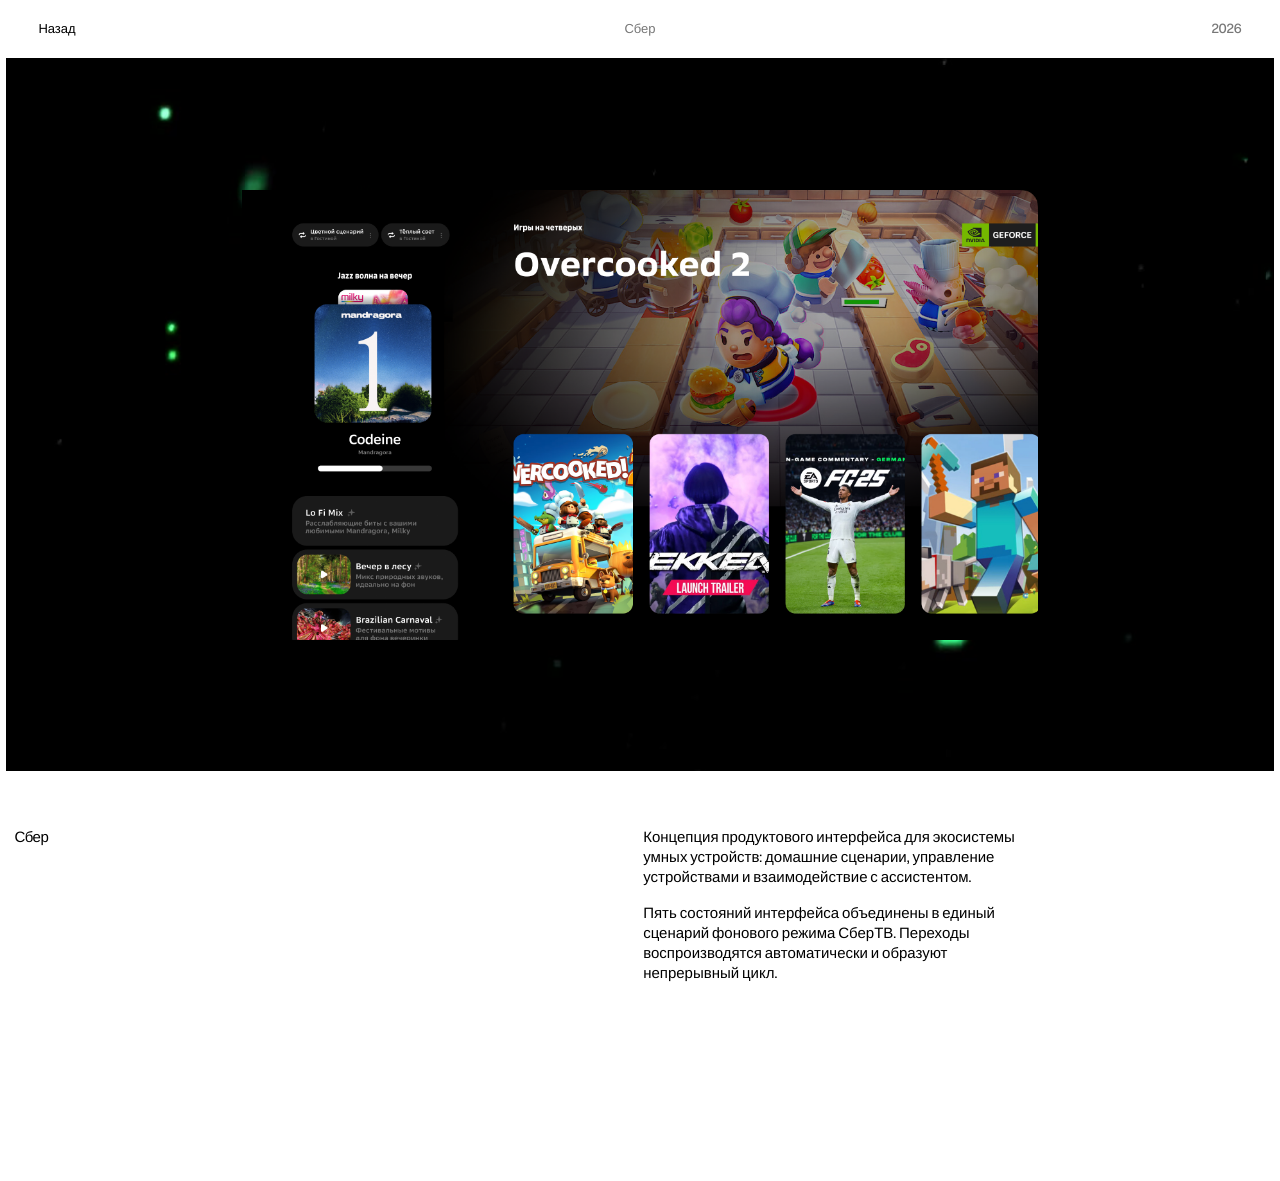
<file: cases/sber/index.html>
<!doctype html>
<html lang="ru">
  <head>
    <meta charset="UTF-8" />
    <meta name="viewport" content="width=device-width, initial-scale=1.0" />
    <script>
      if (window.self !== window.top) {
        document.documentElement.classList.add("case-embedded");
      }
    </script>
    <meta
      name="description"
      content="Кейс Сбер: интерфейс умного дома и анимационный сценарий для СберТВ."
    />
    <title>Сбер — Анастасия Кузнецова</title>
    <link
      rel="icon"
      href="data:image/svg+xml,%3Csvg xmlns='http://www.w3.org/2000/svg' viewBox='0 0 64 64'%3E%3Crect width='64' height='64' rx='14' fill='%23000000'/%3E%3Cpath d='M20 18h24v6H30v8h12v6H30v8h15v6H20z' fill='%23fff'/%3E%3C/svg%3E"
    />
    <link rel="stylesheet" href="../../styles.css?v=matched-radius-smooth-return-2" />
  </head>
  <body class="case-page sber-case-page">
    <header class="case-page__header" aria-label="Навигация по кейсу">
      <a class="case-page__back" href="../../index.html">Назад</a>
      <span>Сбер</span>
      <span class="case-page__year">2026</span>
    </header>

    <main class="case-study sber-case">
      <figure class="sber-case__motion" aria-label="Анимационный сценарий интерфейса СберТВ">
        <video
          class="sber-case__background"
          poster="../../assets/cases/sber/background-poster.jpg"
          muted
          loop
          playsinline
          preload="auto"
          aria-hidden="true"
        >
          <source src="../../assets/cases/sber/background-video.mp4" type="video/mp4" />
        </video>
        <video
          class="sber-case__interface"
          poster="../../assets/cases/sber/smart-step1.png"
          muted
          loop
          playsinline
          preload="auto"
        >
          <source src="../../assets/cases/sber/smart-animate.mp4" type="video/mp4" />
        </video>
      </figure>

      <section class="case-study__caption" aria-labelledby="sber-case-title">
        <h1 id="sber-case-title">Сбер</h1>
        <div class="case-study__caption-copy">
          <p>
            Концепция продуктового интерфейса для&nbsp;экосистемы умных устройств:
            домашние сценарии, управление устройствами и&nbsp;взаимодействие
            с&nbsp;ассистентом.
          </p>
          <p>
            Пять состояний интерфейса объединены в&nbsp;единый сценарий фонового
            режима СберТВ. Переходы воспроизводятся автоматически и&nbsp;образуют
            непрерывный цикл.
          </p>
        </div>
      </section>
    </main>

    <script src="../case-modal-bridge.js?v=native-outer-scroll"></script>
    <script src="./sber.js?v=sber-synced-start"></script>
  </body>
</html>
</file>
<file: styles.css>
@font-face {
  font-family: "Helvetica Now Display";
  src:
    url("./fonts/helvetica-now/HelveticaNowDisplay-Regular.woff2") format("woff2"),
    url("./fonts/helvetica-now/HelveticaNowDisplay-Regular.woff") format("woff");
  font-weight: 400;
  font-style: normal;
  font-display: swap;
}

@font-face {
  font-family: "Helvetica Now Display";
  src:
    url("./fonts/helvetica-now/HelveticaNowDisplay-Medium.woff2") format("woff2"),
    url("./fonts/helvetica-now/HelveticaNowDisplay-Medium.woff") format("woff");
  font-weight: 500;
  font-style: normal;
  font-display: swap;
}

:root {
  color-scheme: light;
  --page: #fff;
  --paper: #ffffff;
  --ink: #000;
  --muted: #777;
  --quiet: #777;
  --line: #efefef;
  --line-strong: #ddd;
  --soft: #f3f3f3;
  --smoke: rgba(22, 21, 19, 0.08);
  --shadow: 0 24px 80px rgba(28, 25, 20, 0.1);
  --grid-left: clamp(300px, 25.9vw, 676px);
  --radius: 4px;
  --ease: cubic-bezier(0.25, 0.46, 0.45, 0.94);
  --spring: cubic-bezier(0.34, 1.56, 0.64, 1);
  --font-sans: "Helvetica Now Display", "Helvetica Neue", Helvetica, Arial, sans-serif;
  --font-intro: "Helvetica Now Display", "Helvetica Neue", Helvetica, Arial, sans-serif;
  font-family: var(--font-sans);
}

* {
  box-sizing: border-box;
}

html {
  min-height: 100%;
  width: 100%;
  overflow-x: hidden;
  scroll-behavior: smooth;
}

body {
  width: 100%;
  min-height: 100%;
  margin: 0;
  background: var(--page);
  color: var(--ink);
  font-family: inherit;
  font-size: 12px;
  font-weight: 400;
  line-height: 14px;
  letter-spacing: 0;
  text-rendering: geometricPrecision;
  -webkit-font-smoothing: antialiased;
  -moz-osx-font-smoothing: grayscale;
  overflow-x: hidden;
}

button,
a {
  font: inherit;
  letter-spacing: 0;
}

button {
  padding: 0;
  border: 0;
  background: none;
  color: inherit;
  cursor: pointer;
}

button:focus-visible,
a:focus-visible {
  outline: 2px solid rgba(22, 21, 19, 0.72);
  outline-offset: 3px;
}

a {
  color: inherit;
  text-decoration: none;
}

p,
h1,
h2,
h3 {
  margin: 0;
}

.case-page {
  --case-gap: clamp(4px, 0.5vw, 10px);
  --case-card-gap: clamp(6px, 0.75vw, 15px);
  --case-tight-gap: clamp(8px, 0.52vw, 10px);
  --case-feature-gap: clamp(18px, 1.42vw, 28px);
  --case-copy-width: clamp(360px, 29.65vw, 585px);
  --case-text-space: clamp(56px, 4.36vw, 86px);
  --case-text-min-height: clamp(320px, 21vw, 414px);
  min-height: 100vh;
  background: #fff;
  color: var(--ink);
  font-family: var(--font-sans);
  font-size: clamp(15px, 1.12vw, 22px);
  line-height: 1.34;
}

.case-page__header {
  min-height: 58px;
  display: grid;
  grid-template-columns: 1fr auto 1fr;
  align-items: center;
  position: relative;
  z-index: 5;
  padding: 16px clamp(16px, 3vw, 40px);
  background: rgba(255, 255, 255, 0.94);
  color: var(--muted);
  font-size: 13px;
  font-weight: 500;
}

.case-page__back {
  justify-self: start;
  color: var(--ink);
}

.case-page__back:hover {
  color: var(--muted);
}

.case-page__year {
  justify-self: end;
}

.case-embedded .case-page__header {
  display: none;
}

.case-study {
  width: min(100%, 1972px);
  display: grid;
  gap: 0;
  margin: 0 auto;
  padding: 0 var(--case-gap) clamp(72px, 7vw, 140px);
}

.case-embedded .case-study {
  width: 100%;
  max-width: none;
  padding-inline: 0;
  padding-bottom: 0;
}

.case-study figure {
  min-width: 0;
  margin: 0;
}

.case-study img {
  width: 100%;
  display: block;
}

.case-study p {
  text-wrap: pretty;
}

.case-study h2 {
  text-wrap: balance;
}

.case-study__hero {
  aspect-ratio: 1972 / 1310;
  overflow: hidden;
  border-radius: 0;
  background: #eeeeed;
}

.case-study__hero img,
.case-study__hero video,
.case-study__media img,
.case-study__media video {
  width: 100%;
  height: 100%;
  display: block;
  object-fit: cover;
}

.case-study__intro {
  min-height: clamp(360px, 28.45vw, 561px);
  display: grid;
  grid-template-columns: minmax(320px, 1fr) repeat(2, minmax(0, var(--case-copy-width)));
  gap: clamp(34px, 5vw, 100px);
  padding: clamp(24px, 1.7vw, 34px) 8px 40px;
}

.case-study__facts {
  margin: 0;
}

.case-study__facts div {
  display: grid;
  grid-template-columns: minmax(76px, 0.72fr) minmax(0, 2.28fr);
  gap: 16px;
}

.case-study__facts dt,
.case-study__facts dd {
  margin: 0;
}

.case-study__inline-link {
  text-decoration: underline;
  text-decoration-thickness: 1px;
  text-underline-offset: 2px;
}

.case-study__intro-copy {
  width: 100%;
  max-width: var(--case-copy-width);
  display: grid;
  align-content: start;
  gap: 26px;
  padding-top: clamp(70px, 8.2vw, 162px);
}

.case-study__product-showcase {
  display: grid;
  grid-template-columns: minmax(0, 1433fr) minmax(240px, 508fr);
  align-items: start;
  gap: var(--case-gap);
  margin-top: clamp(56px, 7.5vw, 148px);
}

.case-study__media {
  overflow: hidden;
  background: #efefef;
}

.case-study__media--product {
  aspect-ratio: 1433 / 945;
  border-radius: 0;
}

.case-study__app-mark {
  aspect-ratio: 508 / 346;
  display: grid;
  place-items: center;
  position: relative;
  overflow: hidden;
  border-radius: 0;
  background: linear-gradient(131deg, #f6f6f6 11%, #e7e7e7 89%);
}

.case-study__app-mark video {
  width: 100%;
  height: 100%;
  display: block;
  position: absolute;
  inset: 0;
  object-fit: cover;
  object-position: center 49%;
}

.case-study__process-copy {
  min-height: var(--case-text-min-height);
  display: grid;
  grid-template-columns: repeat(4, minmax(0, 1fr));
  gap: var(--case-gap);
  padding: var(--case-text-space) 8px;
}

.case-study__process-section--discovery .case-study__process-copy {
  min-height: var(--case-text-min-height);
  padding-block: var(--case-text-space);
}

.case-study__process-copy h2,
.case-study__process-copy p {
  margin: 0;
  font-size: inherit;
  font-weight: 400;
  line-height: inherit;
}

.case-study__process-copy h2 {
  grid-column: 1;
}

.case-study__process-copy p {
  grid-column: 3 / 5;
  width: 100%;
  max-width: var(--case-copy-width);
  padding-top: 0;
}

.case-study__benchmark-visual,
.case-study__discovery-visual {
  aspect-ratio: 1952 / 1009;
  position: relative;
  overflow: hidden;
  border-radius: 0;
  background: linear-gradient(138.48deg, #f6f6f6 10.79%, #f1f1f1 89.21%);
}

.case-study__benchmark-row {
  width: 96.5164%;
  height: 91.3776%;
  display: grid;
  grid-template-columns: repeat(4, minmax(0, 1fr));
  gap: 0.4246%;
  position: absolute;
  top: 4.2616%;
  left: 1.7418%;
}

.case-study__benchmark-phone {
  min-width: 0;
  width: 100%;
  height: 100%;
}

.case-study__benchmark-phone img {
  width: 100%;
  height: 100%;
  display: block;
  object-fit: contain;
}

.case-study__discovery-tile {
  width: var(--tile-w);
  height: var(--tile-h);
  position: absolute;
  top: var(--tile-y);
  left: var(--tile-x);
  overflow: hidden;
  border-radius: 0;
  background: #fff;
}

.case-study__discovery-tile img {
  width: 100%;
  height: 100%;
  display: block;
  object-fit: cover;
}

.case-study__discovery-tile--crop-top img {
  object-position: center top;
}

.case-study__discovery-tile--crop-bottom img {
  object-position: center bottom;
}

.case-study__discovery-tile--listing-top img,
.case-study__discovery-tile--listing-middle img,
.case-study__discovery-tile--listing-bottom img {
  height: auto;
  position: absolute;
  left: 0;
}

.case-study__discovery-tile--listing-top img {
  top: -6.81%;
}

.case-study__discovery-tile--listing-middle img {
  top: -83.16%;
}

.case-study__discovery-tile--listing-bottom img {
  top: -272.21%;
}

.case-study__process-section--discovery + .case-study__story {
  margin-top: 0;
}

.case-study__story {
  min-height: var(--case-text-min-height);
  display: grid;
  grid-template-columns: minmax(0, 1fr) repeat(2, minmax(0, var(--case-copy-width)));
  gap: clamp(34px, 5vw, 100px);
  padding: var(--case-text-space) 8px;
}

.case-study__story h2,
.case-study__caption h2 {
  font-size: inherit;
  font-weight: 400;
  line-height: inherit;
}

.case-study__story p {
  width: 100%;
  max-width: var(--case-copy-width);
  padding-top: 0;
}

.case-study__main-motion {
  aspect-ratio: 1952 / 1060;
  position: relative;
  overflow: hidden;
  border-radius: 0;
  background: linear-gradient(137.08deg, #f7f7f7 10.79%, #eaeaea 89.21%);
}

.case-study__main-motion video {
  width: 69.672%;
  height: 100%;
  display: block;
  position: absolute;
  top: 0;
  left: 50%;
  object-fit: cover;
  object-position: center;
  transform: translateX(-50%);
}

.case-study__main-motion + .case-study__screen-grid {
  margin-top: var(--case-tight-gap);
}

.case-study__screen-grid {
  display: grid;
  grid-template-columns: repeat(3, minmax(0, 1fr));
  gap: var(--case-card-gap);
}

.case-study__screen-card {
  aspect-ratio: 711 / 1109;
  display: grid;
  place-items: center;
  overflow: hidden;
  border-radius: 0;
  background: linear-gradient(110deg, #f6f6f6 11%, #e7e7e7 89%);
}

.case-study__screen-grid--compact .case-study__screen-card {
  aspect-ratio: 711 / 1109;
}

.case-study__screen-card img {
  width: 100%;
  height: 100%;
  object-fit: cover;
}

.case-study__caption {
  min-height: var(--case-text-min-height);
  display: grid;
  grid-template-columns: repeat(4, minmax(0, 1fr));
  gap: var(--case-gap);
  padding: var(--case-text-space) 8px;
}

.case-study__caption h2 {
  grid-column: 1;
}

.case-study__caption p {
  grid-column: 3 / 5;
  align-self: start;
  width: 100%;
  max-width: var(--case-copy-width);
}

.case-study__caption-copy {
  grid-column: 3 / 5;
  align-self: start;
  width: 100%;
  max-width: var(--case-copy-width);
}

.case-study__caption-copy p + p {
  margin-top: 1em;
}

.case-study__split {
  display: grid;
  gap: var(--case-gap);
  align-items: start;
}

.case-study__split--catalog {
  grid-template-columns: minmax(0, 1252fr) minmax(0, 690fr);
}

.case-study__media--navigation {
  aspect-ratio: 1252 / 1246;
}

.case-study__media--portrait {
  aspect-ratio: 690 / 966;
}

.case-study__editorial {
  display: grid;
  grid-template-columns: minmax(0, calc((200% - var(--case-card-gap)) / 3)) minmax(260px, 1fr);
  gap: var(--case-gap);
  align-items: start;
}

.case-study__media--editorial {
  aspect-ratio: 1295 / 810;
}

.case-study__editorial p {
  width: 100%;
  max-width: var(--case-copy-width);
  margin: var(--case-text-space) auto 0;
}

.case-study__media--checkout {
  aspect-ratio: 1952 / 1220;
  background: #efefef;
}

.case-study__media--checkout img {
  object-fit: contain;
  object-position: center bottom;
  padding: clamp(12px, 1.5vw, 30px) 0 0;
}

.case-study__editorial + .case-study__screen-grid {
  margin-top: var(--case-feature-gap);
}

.case-study__media--checkout + .case-study__screen-grid {
  margin-top: var(--case-tight-gap);
}

.case-study__split--research {
  grid-template-columns: minmax(0, 1349fr) minmax(0, 588fr);
}

.case-study__media--research {
  aspect-ratio: 1349 / 1261;
}

.case-study__media--ring {
  aspect-ratio: 588 / 824;
}

.case-study__media--final-photo {
  aspect-ratio: 1952 / 1105;
  border-radius: 0;
}

.case-study__media--final-photo img {
  object-fit: cover;
}

.sber-case__motion {
  aspect-ratio: 1972 / 1110;
  position: relative;
  overflow: hidden;
  background: #000;
}

.sber-case__background {
  width: 100%;
  height: 100%;
  display: block;
  position: absolute;
  inset: 0;
  object-fit: cover;
  background: #000;
}

.sber-case__interface {
  width: 62.88%;
  height: 63.064%;
  display: block;
  position: absolute;
  top: 18.468%;
  left: 18.56%;
  object-fit: cover;
  background: #000;
}

.sber-case .case-study__caption h1 {
  grid-column: 1;
  font-size: inherit;
  font-weight: 400;
  line-height: inherit;
}

.case-study__outro {
  min-height: clamp(600px, 52vw, 1027px);
  display: grid;
  grid-template-columns: repeat(4, minmax(0, 1fr));
  gap: var(--case-gap);
  align-content: start;
  padding: clamp(44px, 4vw, 80px) 8px 80px;
}

.case-study__outro h2 {
  grid-column: 1 / span 2;
  max-width: 1100px;
  font-size: clamp(40px, 4.35vw, 86px);
  font-weight: 400;
  line-height: 1.02;
}

.case-study__outro-copy {
  grid-column: 3;
  width: 100%;
  max-width: var(--case-copy-width);
  display: grid;
  gap: 28px;
  margin-top: clamp(90px, 12vw, 236px);
}

.case-study__outro > p {
  grid-column: 4;
  margin-top: clamp(90px, 12vw, 236px);
}

.profile {
  position: fixed;
  inset: 0 auto 0 0;
  z-index: 2;
  width: var(--grid-left);
  padding: clamp(36px, 5vh, 58px) clamp(32px, 4.2vw, 110px);
  background: linear-gradient(90deg, rgba(255, 255, 255, 0.78), rgba(255, 255, 255, 0.16));
  font-family: -apple-system, BlinkMacSystemFont, sans-serif;
  letter-spacing: -0.01em;
  overflow-x: hidden;
}

.profile__inner {
  max-width: 300px;
  min-height: 100%;
  display: flex;
  flex-direction: column;
}

.line-note {
  width: max-content;
  max-width: 220px;
  margin-bottom: clamp(34px, 8vh, 62px);
  color: var(--muted);
  font-size: 12px;
  font-weight: 400;
  line-height: 1.55;
}

h1 {
  display: grid;
  gap: 0;
  color: var(--ink);
  font-size: 28px;
  font-weight: 600;
  letter-spacing: -0.035em;
  line-height: 1.15;
}

.bio {
  min-width: 0;
  display: grid;
  gap: 22px;
  margin-top: 34px;
  color: var(--muted);
  font-size: 13px;
  font-weight: 400;
  letter-spacing: -0.01em;
  line-height: 1.55;
}

.bio p {
  min-width: 0;
  overflow-wrap: break-word;
}

.bio p:first-child {
  color: #5f5b54;
}

.socials {
  display: grid;
  justify-items: start;
  gap: 10px;
  margin-top: auto;
  padding-top: 44px;
}

.socials a {
  min-height: 38px;
  display: inline-flex;
  align-items: center;
  gap: 0;
  padding: 0 15px;
  border: 0;
  border-radius: 999px;
  background: rgba(255, 255, 255, 0.74);
  color: #24221f;
  font-size: 13px;
  font-weight: 500;
  letter-spacing: -0.01em;
  box-shadow: none;
  transition:
    transform 180ms ease,
    background 180ms ease;
}

.socials a:hover {
  transform: translateY(-1px);
  background: #fff;
}

.icon {
  display: none;
}

.contact {
  display: flex;
  align-items: center;
  gap: 8px;
  margin-top: 25px;
  color: var(--muted);
  font-size: 12px;
  font-weight: 400;
  letter-spacing: -0.01em;
}

.contact a {
  min-width: 0;
  overflow: hidden;
  text-overflow: ellipsis;
}

.copy-email {
  width: 30px;
  height: 30px;
  display: grid;
  place-items: center;
  position: relative;
  flex: 0 0 auto;
  border-radius: 8px;
  background: transparent;
  color: var(--muted);
}

.copy-email:hover {
  background: rgba(255, 255, 255, 0.78);
}

.copy-icon,
.copy-icon::after {
  width: 12px;
  height: 12px;
  display: block;
  border: 1px solid currentColor;
  border-radius: 3px;
}

.copy-icon {
  position: relative;
}

.copy-icon::after {
  content: "";
  position: absolute;
  right: -4px;
  bottom: -4px;
  background: var(--page);
}

.copy-label {
  width: max-content;
  position: absolute;
  left: 50%;
  bottom: calc(100% + 6px);
  padding: 4px 7px;
  border: 1px solid var(--line);
  border-radius: 6px;
  background: #fff;
  color: var(--ink);
  font-size: 10px;
  opacity: 0;
  transform: translate(-50%, 4px);
  transition:
    opacity 160ms ease,
    transform 160ms ease;
}

.copy-email.is-copied .copy-label,
.copy-email:hover .copy-label {
  opacity: 1;
  transform: translate(-50%, 0);
}

.copyright {
  margin-top: 14px;
  color: var(--quiet);
  font-size: 12px;
  font-weight: 400;
  letter-spacing: -0.01em;
}

.work {
  position: relative;
  z-index: 1;
  width: calc(100% - var(--grid-left));
  margin-left: var(--grid-left);
  padding: 8px 8px 96px;
  overflow-x: hidden;
}

.work__header {
  height: 54px;
  display: flex;
  align-items: start;
}

.work__header p {
  color: #34312d;
  font-size: 12px;
}

.view-switch {
  display: inline-flex;
  align-items: flex-start;
  gap: 24px;
  color: var(--ink);
  font-family: -apple-system, BlinkMacSystemFont, sans-serif;
}

.view-switch__button {
  position: relative;
  padding: 0 0 8px;
  background: transparent;
  color: #8a877f;
  font-size: 14px;
  font-weight: 500;
  letter-spacing: -0.01em;
  line-height: 1;
}

.view-switch__button::after {
  content: none;
}

.view-switch__button.is-active::after {
  opacity: 1;
  transform: scaleX(1);
}

.view-switch__button.is-active {
  color: var(--ink);
}

.view-panel[hidden] {
  display: none !important;
}

.case-list {
  display: grid;
  grid-template-columns: repeat(2, minmax(0, 1fr));
  gap: 20px;
}

.work-card {
  display: grid;
  gap: 18px;
  text-align: left;
  background: transparent;
  color: var(--ink);
}

.work-card:nth-child(odd) {
  transform: translateY(-4px);
}

.work-card:nth-child(even) {
  transform: translateY(34px);
}

.work-card:focus-visible {
  outline: 2px solid #1e1c18;
  outline-offset: 8px;
}

.work-card__meta {
  min-height: 48px;
  display: flex;
  justify-content: space-between;
  gap: 18px;
  padding-inline: 14px;
}

.work-card__meta h3 {
  max-width: 240px;
  font-size: 13px;
  font-weight: 620;
  line-height: 1.22;
}

.work-card__meta span {
  color: var(--quiet);
  font-size: 12px;
  white-space: nowrap;
}

.case-card {
  min-width: 0;
  display: grid;
  gap: 12px;
  padding: 0;
  border: 0;
  background: transparent;
  color: var(--ink);
  text-align: left;
}

.case-card:focus-visible {
  border-radius: 10px;
  outline: 2px solid rgba(22, 21, 19, 0.38);
  outline-offset: 8px;
}

.case-card__meta {
  min-height: 42px;
  display: flex;
  align-items: start;
  justify-content: space-between;
  gap: 18px;
  padding-inline: 2px;
}

.case-card__meta h3 {
  max-width: 240px;
  color: var(--ink);
  font-size: 14px;
  font-weight: 680;
  line-height: 1.15;
}

.case-card__meta p {
  margin-top: 4px;
  color: var(--muted);
  font-size: 12px;
}

.case-card__meta span {
  color: var(--quiet);
  font-size: 12px;
  white-space: nowrap;
}

.case-cover {
  width: 100%;
  height: min(calc((100vw - var(--grid-left) - 142px) * 0.6196), calc(100vh - 250px));
  min-height: 420px;
  margin: 0;
  position: relative;
  overflow: hidden;
  border: 0;
  border-radius: 0;
  background: #f1f0ed;
  box-shadow: none;
  transition:
    transform 220ms ease,
    border-color 220ms ease,
    filter 220ms ease;
}

.case-cover img,
.case-cover video {
  width: 100%;
  height: 100%;
  display: block;
  object-fit: cover;
}

.case-card:hover .case-cover {
  transform: translateY(-5px);
  box-shadow: none;
  filter: saturate(1.02) contrast(1.01);
}

.case {
  --case-radius: var(--radius);
  position: relative;
  display: flex;
  flex-direction: column;
  overflow: visible;
  border-radius: var(--case-radius);
  background: transparent;
  cursor: pointer;
}

.case:first-child {
  grid-column: 1 / -1;
}

.case--wide {
  grid-column: 1 / -1;
}

.case:focus-visible {
  outline: 1px solid currentColor;
  outline-offset: 5px;
}

.case .gallery {
  width: 100%;
  height: auto;
  min-height: 0;
  aspect-ratio: 1904 / 1292;
  position: relative;
  overflow: hidden;
  border: 0;
  border-radius: 0;
  outline: 0;
  background: transparent;
  box-shadow: none;
  transition: filter 260ms ease;
}

.case:not(:first-child) .gallery {
  aspect-ratio: 952 / 1292;
}

.case--wide:not(:first-child) .gallery {
  aspect-ratio: 1904 / 1292;
}

.gallery-track {
  width: 100%;
  height: 100%;
  display: flex;
  transition: transform 420ms cubic-bezier(0.65, 0.05, 0.36, 1);
  will-change: transform;
}

.slide {
  position: relative;
  flex: 0 0 100%;
  height: 100%;
  overflow: hidden;
  background: #ddd;
}

.slide img,
.slide video {
  position: absolute;
  inset: 0;
  width: 100%;
  height: 100%;
  display: block;
  object-fit: cover;
}

.slide--source,
.slide--device {
  background: linear-gradient(180deg, #f7f7f7 0%, #eaeaea 100%);
}

.slide--device img {
  width: 51.16%;
  height: 74.3%;
  inset: 12.8% auto auto 24.42%;
  object-fit: contain;
}

.sber-cover-media {
  position: absolute;
  inset: 0;
  overflow: hidden;
  background: #000;
}

.sber-cover-media > .sber-cover-media__background {
  width: 100%;
  height: 100%;
  display: block;
  position: absolute;
  inset: 0;
  object-fit: cover;
}

.sber-cover-media__stage {
  width: 100%;
  aspect-ratio: 1972 / 1110;
  position: absolute;
  top: 50%;
  left: 0;
  transform: translateY(-50%);
}

.sber-cover-media__stage > .sber-cover-media__interface {
  width: 62.88%;
  height: 63.064%;
  display: block;
  position: absolute;
  top: 18.468%;
  right: auto;
  bottom: auto;
  left: 18.56%;
  object-fit: cover;
  background: #000;
}

.case:first-of-type .slide img,
.case:first-of-type .slide video {
  height: calc(100% + 2px);
}

.case[data-tint="a"] .slide {
  background-image: linear-gradient(135deg, #b89a6b, #4a3a28);
}

.case[data-tint="b"] .slide {
  background-image: linear-gradient(135deg, #8ab0cf, #2a3b55);
}

.case[data-tint="e"] .slide {
  background-image: linear-gradient(135deg, #d9d4c4, #6a665b);
}

.case[data-tint="f"] .slide {
  background-image: linear-gradient(135deg, #a0b0c0, #2a3640);
}

.case-meta {
  min-height: 48px;
  position: relative;
  z-index: 1;
  overflow: hidden;
  border-radius: 0 0 var(--case-radius) var(--case-radius);
  background: var(--page);
  padding: 6px 0 0;
}

.case-caption {
  display: none;
  grid-template-columns: minmax(0, 1fr) minmax(0, 1fr);
  gap: 16px;
  position: absolute;
  inset: 0 0 auto;
  z-index: 2;
  align-items: start;
  padding: 14px 18px;
  border-top: 0;
  border-bottom: 0;
  color: var(--ink);
  font-family: -apple-system, BlinkMacSystemFont, sans-serif;
  text-decoration: none;
  pointer-events: none;
}

.case-caption__label {
  color: inherit;
  justify-self: start;
  font-size: 16px;
  font-weight: 560;
  letter-spacing: -0.02em;
  line-height: 1.05;
}

.case-caption__text {
  justify-self: end;
  min-width: 0;
  overflow: visible;
  color: inherit;
  opacity: 0.72;
  font-size: 16px;
  font-weight: 500;
  letter-spacing: -0.01em;
  line-height: 1.05;
  text-align: right;
  text-overflow: clip;
  white-space: normal;
}

.case-caption__arrow {
  display: none;
}

.case:hover .gallery {
  filter: saturate(1.03) contrast(1.01);
}

.case--disabled {
  cursor: default;
}

.case--disabled:hover .gallery {
  filter: none;
}

.grid-case,
.accordion-container {
  display: grid;
  grid-template-columns: repeat(12, 1fr);
  column-gap: 8px;
  padding: 0 12px;
}

.top-bar {
  align-items: start;
  padding-top: 2px;
}

.top-bar.grid-case {
  font-family: var(--font-intro);
}

.top-bar .arrows {
  grid-column: 1 / span 2;
  display: flex;
  align-items: center;
  gap: 8px;
  margin-left: -12px;
}

.arrow,
.read-more {
  width: 22px;
  height: 22px;
  display: inline-flex;
  align-items: center;
  justify-content: center;
  border-radius: var(--radius);
  background: #e9e9e9;
  color: #1a1a1a;
  -webkit-backdrop-filter: blur(23px);
  backdrop-filter: blur(23px);
  transition: background 180ms ease, opacity 180ms ease;
}

.arrow:hover,
.read-more:hover {
  background: #ddd;
}

.arrow svg {
  width: 10px;
  height: 10px;
}

.top-bar .title-and-client {
  grid-column: 3 / span 4;
  display: flex;
  flex-direction: column;
}

.title-and-client .title {
  color: var(--ink);
  font-size: inherit;
  font-weight: 400;
  line-height: inherit;
  white-space: nowrap;
}

.title-and-client .faded {
  margin-top: 0;
  color: var(--muted);
  font-family: var(--font-sans);
  font-size: inherit;
  line-height: inherit;
}

.top-bar .category {
  grid-column: 7 / span 3;
  color: var(--ink);
  font-size: inherit;
  line-height: inherit;
}

.top-bar .year {
  grid-column: 10 / span 3;
  margin-right: -12px;
  color: var(--ink);
  font-size: inherit;
  line-height: inherit;
  text-align: right;
  white-space: nowrap;
}

.case-meta .top-bar {
  padding-right: 0;
  padding-left: 0;
}

.case-meta__title {
  grid-column: 1 / span 4;
  justify-self: start;
}

.case-meta__subtitle {
  grid-column: 5 / span 4;
  justify-self: center;
  color: var(--ink);
}

.case-meta .top-bar .year {
  grid-column: 9 / span 4;
  justify-self: end;
  margin-right: 0;
}

.accordion-container {
  position: relative;
  padding-top: 0;
}

.accordion {
  grid-column: 3 / span 8;
  overflow: visible;
}

.accordion .content {
  height: 0;
  overflow: hidden;
  transition: height 260ms ease;
}

.accordion .description {
  padding: 0 8px 16px 0;
  color: var(--ink);
  font-size: inherit;
  line-height: inherit;
  column-count: 2;
  column-gap: 16px;
  column-fill: balance;
}

.read-more {
  position: relative;
  grid-column: 3;
  margin: 8px 0 0 -2px;
  overflow: visible;
  color: transparent;
  font-size: 0;
}

.read-more .line {
  position: absolute;
  width: 12px;
  height: 1px;
  background: #1a1a1a;
  transition: transform 220ms ease;
}

.read-more .line:nth-child(2) {
  transform: rotate(90deg);
}

.read-more[aria-expanded="true"] .line:nth-child(2) {
  transform: rotate(0deg);
}

.phone-shell {
  width: min(100%, 342px);
  aspect-ratio: 342 / 608;
  position: relative;
  justify-self: center;
  overflow: hidden;
  border: 1px solid #ebe8e2;
  border-radius: 42px;
  background:
    linear-gradient(180deg, #fff 0%, #faf9f7 100%);
  box-shadow:
    0 22px 70px rgba(31, 27, 20, 0.08),
    inset 0 1px 0 rgba(255, 255, 255, 0.9);
  transition:
    transform 220ms ease,
    box-shadow 220ms ease,
    border-color 220ms ease;
}

.work-card:hover .phone-shell {
  transform: translateY(-5px) scale(1.01);
  border-color: #ded9cf;
  box-shadow:
    0 30px 94px rgba(31, 27, 20, 0.12),
    inset 0 1px 0 rgba(255, 255, 255, 0.9);
}

.phone-screen {
  position: absolute;
  inset: 56px 42px;
  overflow: hidden;
  border: 1px solid #dcd7cf;
  border-radius: 34px;
  background: #f8f7f4;
  box-shadow:
    0 18px 48px rgba(22, 21, 19, 0.08),
    inset 0 0 0 8px #11100f;
}

.phone-screen::before {
  content: "";
  position: absolute;
  top: 12px;
  left: 50%;
  z-index: 8;
  width: 78px;
  height: 22px;
  transform: translateX(-50%);
  border-radius: 999px;
  background: #080807;
}

.mock {
  position: absolute;
  inset: 12px;
  overflow: hidden;
  border-radius: 26px;
  background: var(--mock-bg, #f7f6f2);
}

.mock::after {
  content: "";
  position: absolute;
  inset: 0;
  pointer-events: none;
  background: linear-gradient(180deg, rgba(255, 255, 255, 0.16), transparent 28%);
}

.mock__time {
  position: absolute;
  top: 20px;
  left: 18px;
  z-index: 4;
  font-size: 10px;
  font-weight: 760;
}

.mock__status {
  position: absolute;
  top: 20px;
  right: 18px;
  z-index: 4;
  display: flex;
  gap: 4px;
}

.mock__status span {
  width: 8px;
  height: 5px;
  border-radius: 2px;
  background: currentColor;
  opacity: 0.72;
}

.screen-art {
  position: absolute;
  inset: 54px 16px 18px;
}

.chip {
  display: inline-flex;
  align-items: center;
  justify-content: center;
  min-height: 26px;
  padding: 0 12px;
  border: 1px solid rgba(22, 21, 19, 0.08);
  border-radius: 999px;
  background: rgba(255, 255, 255, 0.78);
  font-size: 10px;
  font-weight: 680;
}

.panel {
  border: 1px solid rgba(22, 21, 19, 0.08);
  border-radius: 8px;
  background: rgba(255, 255, 255, 0.78);
  box-shadow: 0 12px 28px rgba(22, 21, 19, 0.08);
}

.burn {
  --mock-bg: radial-gradient(circle at 50% 70%, #49241d 0, #1d1716 40%, #0b0a09 100%);
  color: #fff8ef;
}

.burn .screen-art {
  display: grid;
  align-content: end;
  gap: 18px;
}

.burn .flame {
  width: 92px;
  height: 118px;
  justify-self: center;
  border-radius: 48% 48% 52% 52%;
  background:
    radial-gradient(circle at 50% 78%, #fff8cf 0 12px, transparent 13px),
    radial-gradient(circle at 58% 50%, #f4a55f 0 25px, transparent 26px),
    linear-gradient(160deg, #e14f35, #6c211a);
  filter: blur(0.1px) drop-shadow(0 18px 38px rgba(224, 70, 44, 0.34));
  animation: floaty 3.4s ease-in-out infinite;
}

.burn .input-row {
  display: grid;
  gap: 8px;
  padding: 12px;
  color: #1e1915;
}

.movie {
  --mock-bg: linear-gradient(180deg, #141515, #070707);
  color: #f7f2ec;
}

.movie .screen-art {
  display: grid;
  grid-template-columns: repeat(3, 62%);
  align-items: center;
  gap: 10px;
  transform: translateX(-54px);
  animation: drift 7s ease-in-out infinite alternate;
}

.poster {
  height: 265px;
  border-radius: 8px;
  background:
    linear-gradient(180deg, transparent, rgba(0, 0, 0, 0.48)),
    var(--poster, linear-gradient(160deg, #d9d1c7, #534c46));
  box-shadow: 0 20px 38px rgba(0, 0, 0, 0.42);
}

.home .screen-art {
  display: grid;
  grid-template-rows: auto auto 1fr;
  gap: 14px;
}

.search {
  height: 38px;
  display: grid;
  place-items: center;
  color: #9b968e;
}

.tabs {
  display: grid;
  grid-template-columns: repeat(3, 1fr);
  gap: 8px;
}

.listing-grid {
  display: grid;
  grid-template-columns: repeat(2, 1fr);
  gap: 10px;
}

.listing {
  min-height: 92px;
  display: grid;
  align-content: end;
  padding: 8px;
  border-radius: 8px;
  background:
    linear-gradient(180deg, transparent 32%, rgba(0, 0, 0, 0.28)),
    var(--listing, linear-gradient(135deg, #d8ddcd, #a48f78));
  color: #fff;
  font-size: 9px;
  font-weight: 720;
}

.food {
  --mock-bg: radial-gradient(circle at 54% 70%, #5c3b1f, #19120f 52%, #080807);
  color: #fff8ef;
}

.food .screen-art {
  display: grid;
  grid-template-rows: 94px 1fr 86px;
  gap: 18px;
}

.widget-grid {
  display: grid;
  grid-template-columns: repeat(2, 1fr);
  gap: 10px;
}

.widget {
  min-height: 70px;
  padding: 10px;
  background: rgba(255, 255, 255, 0.1);
  border-radius: 12px;
  color: #fff;
  font-size: 12px;
  font-weight: 760;
}

.plate {
  width: 118px;
  height: 118px;
  justify-self: center;
  align-self: center;
  border-radius: 999px;
  background:
    radial-gradient(circle at 45% 42%, #f8e8c8 0 16px, transparent 17px),
    radial-gradient(circle at 65% 54%, #e9c074 0 15px, transparent 16px),
    radial-gradient(circle at 54% 64%, #f8f5eb 0 40px, transparent 41px),
    #d9d2c6;
  box-shadow: 0 30px 48px rgba(0, 0, 0, 0.42);
  animation: floaty 4.4s ease-in-out infinite;
}

.food-copy {
  display: grid;
  gap: 4px;
  justify-items: center;
  font-weight: 700;
}

.gif {
  --mock-bg: linear-gradient(180deg, #f6efe8, #ece8df);
}

.gif .screen-art,
.mood .screen-art,
.gift .screen-art {
  display: grid;
  gap: 12px;
  align-content: start;
}

.gif-wall {
  height: 214px;
  display: grid;
  grid-template-columns: repeat(2, 1fr);
  gap: 8px;
}

.gif-tile {
  border-radius: 8px;
  background: var(--tile, linear-gradient(135deg, #f3c7b2, #74675f));
  animation: pulse 2.6s ease-in-out infinite;
}

.mood {
  --mock-bg: linear-gradient(180deg, #eef5f4, #f8f1e7);
}

.mood-card {
  min-height: 172px;
  display: grid;
  align-content: center;
  justify-items: center;
  gap: 14px;
}

.mood-ring {
  width: 124px;
  height: 124px;
  border-radius: 999px;
  background:
    conic-gradient(from 40deg, #6da9a2, #f0c36b, #d76f56, #6da9a2);
  -webkit-mask: radial-gradient(circle, transparent 46px, #000 47px);
  mask: radial-gradient(circle, transparent 46px, #000 47px);
  animation: turn 8s linear infinite;
}

.mission {
  --mock-bg: linear-gradient(180deg, #d8ecda, #8db89a);
}

.mission .screen-art {
  inset: 46px 0 0;
}

.road {
  width: 170px;
  height: 430px;
  position: absolute;
  left: 50%;
  bottom: -50px;
  transform: translateX(-50%);
  clip-path: polygon(38% 0, 62% 0, 88% 100%, 12% 100%);
  background:
    repeating-linear-gradient(180deg, transparent 0 34px, rgba(255, 255, 255, 0.72) 34px 58px, transparent 58px 92px),
    #323231;
}

.car {
  width: 42px;
  height: 68px;
  position: absolute;
  left: 50%;
  bottom: 78px;
  transform: translateX(-50%);
  border-radius: 14px;
  background: #f7cb4f;
  box-shadow: 0 14px 24px rgba(35, 45, 32, 0.28);
  animation: lane 2.8s ease-in-out infinite alternate;
}

.pay {
  --mock-bg: linear-gradient(180deg, #10100f, #22201d);
  color: #fff8ef;
}

.pay .screen-art {
  display: grid;
  align-content: center;
  gap: 16px;
}

.dynamic-island {
  width: 134px;
  min-height: 42px;
  display: grid;
  align-items: center;
  justify-self: center;
  padding: 8px 14px;
  border-radius: 999px;
  background: #050505;
  box-shadow: 0 18px 40px rgba(0, 0, 0, 0.48);
  animation: breathe 2.8s ease-in-out infinite;
}

.card-stack {
  height: 178px;
  position: relative;
}

.pay-card {
  position: absolute;
  inset: 0 18px auto;
  height: 116px;
  padding: 14px;
  border-radius: 12px;
  background: linear-gradient(135deg, #e8ded0, #907f70);
  color: #161513;
  box-shadow: 0 28px 52px rgba(0, 0, 0, 0.32);
}

.pay-card:nth-child(2) {
  top: 46px;
  transform: scale(0.92);
  opacity: 0.6;
}

.dance {
  --mock-bg: radial-gradient(circle at 48% 42%, #3f5d87, #14171c 60%, #050506);
  color: #fff;
}

.dance .screen-art {
  display: grid;
  align-content: end;
  gap: 16px;
}

.album {
  width: 164px;
  height: 164px;
  justify-self: center;
  border-radius: 18px;
  background:
    linear-gradient(135deg, rgba(255, 255, 255, 0.2), transparent),
    repeating-linear-gradient(45deg, #d8eef2 0 12px, #334b6f 12px 24px);
  animation: floaty 3.8s ease-in-out infinite;
}

.equalizer {
  height: 52px;
  display: flex;
  align-items: end;
  justify-content: center;
  gap: 6px;
}

.equalizer span {
  width: 8px;
  border-radius: 999px;
  background: #f8efe3;
  animation: meter 900ms ease-in-out infinite alternate;
}

.equalizer span:nth-child(2) {
  animation-delay: 160ms;
}

.equalizer span:nth-child(3) {
  animation-delay: 320ms;
}

.equalizer span:nth-child(4) {
  animation-delay: 80ms;
}

.sun {
  --mock-bg: linear-gradient(180deg, #ede8dc, #e5b66a 62%, #645342);
}

.sun .screen-art {
  display: grid;
  align-content: center;
  gap: 26px;
}

.sun-core {
  width: 138px;
  height: 138px;
  justify-self: center;
  border-radius: 999px;
  background: radial-gradient(circle, #fff6c8 0 24px, #f2be55 25px 100%);
  box-shadow: 0 0 80px rgba(242, 190, 85, 0.64);
  animation: rise 5s ease-in-out infinite alternate;
}

.slider-line {
  height: 8px;
  border-radius: 999px;
  background: rgba(255, 255, 255, 0.52);
}

.cinema {
  --mock-bg: linear-gradient(180deg, #eee7df, #161513);
  color: #fff8ef;
}

.cinema .screen-art {
  display: grid;
  grid-template-rows: auto 1fr auto;
  gap: 14px;
}

.mood-row {
  display: grid;
  grid-template-columns: repeat(3, 1fr);
  gap: 8px;
}

.face {
  height: 74px;
  display: grid;
  place-items: center;
  border-radius: 8px;
  background: rgba(255, 255, 255, 0.12);
  color: #161513;
  font-size: 24px;
}

.film-card {
  border-radius: 8px;
  background:
    linear-gradient(180deg, transparent, rgba(0, 0, 0, 0.64)),
    linear-gradient(135deg, #d5654d, #473c54);
}

.nudge {
  --mock-bg: #f5f4f0;
}

.nudge .screen-art {
  display: grid;
  grid-template-rows: auto 1fr;
  gap: 14px;
}

.calendar {
  display: grid;
  grid-template-columns: repeat(7, 1fr);
  gap: 5px;
}

.calendar span {
  aspect-ratio: 1;
  display: grid;
  place-items: center;
  border-radius: 8px;
  background: #fff;
  color: var(--muted);
  font-size: 9px;
}

.side-nudge {
  align-self: center;
  padding: 14px;
  transform: translateX(18px);
  border-right: 4px solid #161513;
}

.gift {
  --mock-bg: linear-gradient(180deg, #f7f1ea, #ece6dd);
}

.gift-picks {
  display: grid;
  grid-template-columns: repeat(2, 1fr);
  gap: 10px;
}

.gift-box {
  min-height: 108px;
  display: grid;
  place-items: center;
  border-radius: 8px;
  background: #fff;
}

.gift-box::before {
  content: "";
  width: 56px;
  height: 56px;
  border-radius: 10px;
  background:
    linear-gradient(90deg, transparent 43%, #fff 44% 56%, transparent 57%),
    linear-gradient(#c16555, #c16555);
}

.particle {
  --mock-bg: radial-gradient(circle at 50% 42%, #1b2529, #080909 68%);
  color: #fff8ef;
}

.particle .screen-art {
  display: grid;
  place-items: center;
}

.particle-field {
  width: 174px;
  height: 174px;
  position: relative;
  filter: drop-shadow(0 20px 40px rgba(111, 183, 172, 0.26));
}

.particle-field span {
  width: 10px;
  height: 10px;
  position: absolute;
  left: 50%;
  top: 50%;
  border-radius: 999px;
  background: #b5f0df;
  transform:
    rotate(calc(var(--i) * 18deg))
    translate(calc(26px + (var(--i) % 6) * 9px));
  animation: orbit 5s ease-in-out infinite alternate;
  animation-delay: calc(var(--i) * -90ms);
}

.mentions {
  display: grid;
  gap: 0;
  margin-top: 104px;
  padding-bottom: 18px;
}

.mentions > div {
  margin-bottom: 20px;
}

.mentions__eyebrow {
  color: var(--quiet);
  font-size: 12px;
}

.mentions h2 {
  max-width: 320px;
  margin-top: 4px;
  font-size: clamp(22px, 3vw, 34px);
  line-height: 1.05;
  font-weight: 680;
}

.shots-grid {
  display: grid;
  grid-template-columns: repeat(3, minmax(0, 1fr));
  gap: 8px;
  margin: 0;
  padding: 0;
  background: transparent;
}

.shot-card {
  aspect-ratio: 505 / 748;
  margin: 0;
  overflow: hidden;
  border-radius: 30px;
  background: #fff;
}

.shot-card img {
  width: 100%;
  height: 100%;
  display: block;
  object-fit: contain;
}

.shot-card-phone,
.shot-card-screen {
  display: flex;
  align-items: center;
  justify-content: center;
}

.shot-card-phone img,
.shot-card-screen img {
  width: 92%;
  height: 92%;
}

.shot-card-wide {
  aspect-ratio: 1025 / 748;
  grid-column: span 2;
}

.mentions a {
  min-height: 74px;
  display: grid;
  grid-template-columns: minmax(130px, 0.55fr) minmax(180px, 1fr);
  align-items: center;
  gap: 20px;
  border-top: 1px solid var(--line);
  color: var(--ink);
}

.mentions a:last-child {
  border-bottom: 1px solid var(--line);
}

.mentions strong {
  font-size: 14px;
}

.mentions span {
  color: var(--muted);
  font-size: 13px;
}

.viewer {
  position: fixed;
  inset: 0;
  z-index: 20;
  display: grid;
  place-items: start center;
  background: #050505;
  color: #fffaf2;
  opacity: 0;
  pointer-events: none;
  transform: scale(1.02);
  transition:
    opacity 220ms ease,
    transform 220ms ease;
}

.viewer.is-open {
  opacity: 1;
  pointer-events: auto;
  transform: scale(1);
}

.viewer__stage {
  width: min(88vw, 980px);
  height: calc(100vh - 112px);
  display: grid;
  place-items: start center;
  position: relative;
  overflow: hidden;
  padding-top: clamp(34px, 6vh, 58px);
}

.viewer__stage .phone-shell {
  width: min(340px, 42vw, 56vh);
  box-shadow: 0 34px 120px rgba(255, 255, 255, 0.08);
}

.viewer__stage .phone-screen {
  border-color: rgba(255, 255, 255, 0.14);
}

.viewer.viewer--case {
  place-items: center;
}

.viewer.viewer--case .viewer__stage {
  width: 100vw;
  height: 100vh;
  place-items: center;
  padding: 72px clamp(70px, 7vw, 112px) 96px;
}

.viewer__stage .case-cover {
  width: min(1080px, 82vw);
  max-height: calc(100vh - 178px);
  border-color: rgba(255, 255, 255, 0.12);
  background: #111;
  box-shadow: none;
}

.viewer__stage .case-cover img,
.viewer__stage .case-cover video {
  width: 100%;
  height: 100%;
  display: block;
  object-fit: contain;
  background: #050505;
}

.viewer__close,
.viewer__nav {
  position: fixed;
  z-index: 24;
  display: grid;
  place-items: center;
  border-radius: 999px;
  background: rgba(255, 255, 255, 0.12);
  color: #fffaf2;
  backdrop-filter: blur(18px);
  transition:
    background 160ms ease,
    transform 160ms ease;
}

.viewer__close:hover,
.viewer__nav:hover {
  background: rgba(255, 255, 255, 0.2);
  transform: translateY(-1px);
}

.viewer__close:focus-visible,
.viewer__nav:focus-visible {
  outline-color: rgba(255, 250, 242, 0.82);
}

.viewer__close {
  top: 18px;
  right: 18px;
  width: 42px;
  height: 42px;
}

.viewer__close span,
.viewer__close span::after {
  width: 16px;
  height: 2px;
  display: block;
  border-radius: 999px;
  background: currentColor;
}

.viewer__close span {
  transform: rotate(45deg);
}

.viewer__close span::after {
  content: "";
  transform: rotate(90deg);
}

.viewer__nav {
  top: 50%;
  width: 46px;
  height: 46px;
}

.viewer__nav--prev {
  left: 22px;
}

.viewer__nav--next {
  right: 22px;
}

.viewer__nav span {
  width: 12px;
  height: 12px;
  border-top: 2px solid currentColor;
  border-right: 2px solid currentColor;
}

.viewer__nav--prev span {
  transform: translateX(3px) rotate(-135deg);
}

.viewer__nav--next span {
  transform: translateX(-3px) rotate(45deg);
}

.viewer__meta {
  position: fixed;
  right: 24px;
  bottom: 22px;
  left: 24px;
  z-index: 24;
  display: grid;
  grid-template-columns: auto 1fr auto;
  gap: 18px;
  align-items: end;
  color: rgba(255, 250, 242, 0.72);
  font-size: 12px;
}

.viewer__title {
  color: #fffaf2;
  font-size: clamp(18px, 3vw, 28px);
  font-weight: 680;
  text-align: center;
}

.viewer__hint {
  text-align: right;
}

.case-sheet {
  --case-sheet-control-gutter: 24px;
  --case-sheet-overscroll-progress: 0;
  --case-sheet-next-overscroll-progress: 0;
  --case-sheet-next-preview-y: 0px;
  --case-sheet-scale: 0.9625;
  --case-sheet-top: 80px;
  position: fixed;
  inset: 0;
  z-index: 40;
  overflow-x: hidden;
  overflow-y: auto;
  /* none (а не contain): без нативного резинового отскока macOS,
     иначе на границах скролла из-под контента мигает белая подложка */
  overscroll-behavior: none;
  scrollbar-width: none;
  padding: var(--case-sheet-top) 0 0;
  background: #fff;
  opacity: 0;
  visibility: hidden;
  pointer-events: none;
  transition:
    opacity 360ms ease,
    visibility 0s linear 720ms;
}

.case-sheet::-webkit-scrollbar {
  display: none;
}

@media (min-width: 1536px) {
  .case-sheet {
    --case-sheet-control-gutter: 64px;
  }
}

.case-sheet.is-open {
  opacity: 1;
  visibility: visible;
  pointer-events: auto;
  transition-delay: 0s;
}

.case-sheet__surface {
  width: 100%;
  min-height: calc(100vh - var(--case-sheet-top));
  min-height: calc(100dvh - var(--case-sheet-top));
  position: relative;
  overflow: hidden;
  border-radius: 20px 20px 0 0;
  background: #fff;
  box-shadow: none;
  /* Как в оригинале alvinn: карточка въезжает целиком из-за нижнего края
     экрана (y = высота вьюпорта, scale 0.9), без фейда */
  opacity: 1;
  transform: translateY(100vh) scale(0.9);
  transform-origin: center top;
  will-change: transform;
  transition:
    opacity 300ms ease,
    transform 700ms cubic-bezier(0.81, 0.03, 0.06, 1),
    box-shadow 500ms ease;
}

/* Закрытие — как exit в оригинале: y → 100px, фейд, 300ms [.32,0,.67,0] */
.case-sheet.is-closing .case-sheet__surface {
  opacity: 0;
  transform: translateY(100px) scale(var(--case-sheet-s, 1));
  transition:
    opacity 300ms cubic-bezier(0.32, 0, 0.67, 0),
    transform 300ms cubic-bezier(0.32, 0, 0.67, 0);
}

.case-sheet.is-open.is-ready .case-sheet__surface {
  opacity: var(--case-sheet-op, 1);
  transform: translateY(var(--case-sheet-y, 0px))
    scale(var(--case-sheet-s, var(--case-sheet-scale)));
  transform-origin: var(--case-sheet-origin, center top);
}

/* После открытия transform ведёт JS покадрово от позиции скролла —
   CSS-переход на transform здесь лагает и дёргает, поэтому убран */
.case-sheet.is-open.is-ready.is-settled .case-sheet__surface {
  transition:
    opacity 300ms ease,
    border-radius 500ms cubic-bezier(0.33, 1, 0.68, 1),
    box-shadow 500ms ease;
}

.case-sheet.is-ending .case-sheet__surface:not(.case-sheet__surface--entering) {
  border-radius: 20px;
}

.case-sheet.is-open.is-ready
  .case-sheet__surface.case-sheet__surface--entering {
  position: fixed;
  top: var(--case-sheet-top);
  left: 0;
  z-index: 4;
  /* Оригинал не фейдит входящую карточку — она всегда opacity 1 */
  opacity: 1;
  pointer-events: none;
  transform: translate3d(
      var(--case-sheet-entry-x, 0),
      var(--case-sheet-entry-y, 100px),
      0
    )
    scale(var(--case-sheet-entry-scale, 0.9));
  /* Явный origin: иначе с конца страницы наследуется center bottom
     из --case-sheet-origin и стартовая поза считается от низа */
  transform-origin: center top;
  transition: transform 700ms cubic-bezier(0.81, 0.03, 0.06, 1);
  will-change: transform;
}

.case-sheet.is-open.is-ready
  .case-sheet__surface.case-sheet__surface--entering.case-sheet__surface--visible {
  opacity: 1;
  pointer-events: auto;
  transform: translate3d(0, 0, 0) scale(var(--case-sheet-scale));
}

.case-sheet__surface--leaving {
  pointer-events: none;
}

.case-sheet.is-switching .case-sheet__next {
  opacity: 0;
  pointer-events: none;
  transition-delay: 0s;
}

/* Контейнер превью не двигается при дотяжке — иначе из-под него
   (последний элемент потока) вылезает белая полоса внизу экрана */
.case-sheet__next-preview {
  width: 100%;
  height: 18rem;
  position: relative;
  overflow: hidden;
  z-index: 1;
  margin-top: 0;
  background: #fff;
}

/* Без затухания из opacity: 0 — белый контейнер мигал при прокрутке у конца.
   Масштаб карточки ведёт JS покадрово от скролла (--case-sheet-preview-s) */
.case-sheet__next-preview-card {
  width: 100%;
  height: 64em;
  position: relative;
  overflow: hidden;
  border-radius: 20px 20px 0 0;
  background: #fff;
  /* Tilt при нажатии — как в оригинале: наклон к точке касания,
     perspective 100vw, scale 0.99 (переменные ставит JS на pointerdown) */
  transform: perspective(100vw)
    rotateX(var(--case-sheet-tilt-rx, 0deg))
    rotateY(var(--case-sheet-tilt-ry, 0deg))
    scale(
      calc(
        var(--case-sheet-preview-s, calc(var(--case-sheet-scale) * 0.9)) *
          var(--case-sheet-tilt-scale, 1)
      )
    );
  transform-origin: center top;
  will-change: transform;
}

/* Переход только на время нажатия — скролл-обновления масштаба
   идут покадрово и не должны сглаживаться CSS-переходом */
.case-sheet__next-preview-card.is-tilting {
  transition: transform 200ms cubic-bezier(0.33, 1, 0.68, 1);
}

/* При дотяжке вниз контент превью подъезжает внутри обрезки —
   движение есть, а подложка из-под контейнера не показывается */
.case-sheet__next-preview-frame {
  width: 100%;
  height: 100%;
  display: block;
  border: 0;
  background: #fff;
  pointer-events: none;
  transform: translateY(var(--case-sheet-next-preview-y, 0px));
}

.case-sheet__next-preview-button {
  position: absolute;
  inset: 0;
  z-index: 2;
  border: 0;
  background: transparent;
  cursor: pointer;
}

.case-sheet__frame {
  width: 100%;
  min-height: 100vh;
  min-height: 100dvh;
  display: block;
  border: 0;
  background: #fff;
  opacity: 0;
  transition: opacity 240ms ease 80ms;
}

.case-sheet__scroll-catcher {
  position: absolute;
  inset: 0;
  z-index: 2;
  background: transparent;
  cursor: default;
  touch-action: pan-y;
}

.case-sheet__all-projects {
  min-height: 40px;
  display: flex;
  align-items: center;
  position: fixed;
  top: 24px;
  left: 50%;
  z-index: 43;
  padding: 8px 14px 8px 10px;
  border-radius: 999px;
  background: #ededed;
  color: #1a1b1b;
  font-size: 14px;
  line-height: 1;
  opacity: 0;
  pointer-events: none;
  transform: translate(-50%, 20px);
  backdrop-filter: blur(18px);
  -webkit-backdrop-filter: blur(18px);
  transition:
    opacity 200ms ease,
    transform 300ms cubic-bezier(0.33, 1, 0.68, 1);
}

.case-sheet.is-overscrolling .case-sheet__all-projects {
  opacity: 1;
  transform: translate(-50%, 0);
}

.case-sheet__all-projects-progress {
  width: 24px;
  height: 24px;
  margin-right: 8px;
  overflow: visible;
  transform: rotate(-90deg);
}

.case-sheet__all-projects-track,
.case-sheet__all-projects-value {
  fill: none;
  stroke-width: 2;
}

.case-sheet__all-projects-track {
  stroke: rgba(0, 0, 0, 0.16);
}

.case-sheet__all-projects-value {
  stroke: #1a1b1b;
  stroke-linecap: round;
  stroke-dasharray: 1;
  stroke-dashoffset: calc(1 - var(--case-sheet-overscroll-progress));
}

.case-sheet__next {
  --case-sheet-next-accent: #fff;
  display: flex;
  align-items: center;
  position: fixed;
  top: 24px;
  right: var(--case-sheet-control-gutter);
  z-index: 43;
  color: #777;
  opacity: 0;
  pointer-events: none;
  transform: translateY(20px);
  transition:
    opacity 500ms cubic-bezier(0.33, 1, 0.68, 1) 300ms,
    transform 500ms cubic-bezier(0.33, 1, 0.68, 1) 300ms;
}

.case-sheet.is-open .case-sheet__next {
  opacity: 1;
  pointer-events: auto;
  transform: translateY(0);
}

.case-sheet.is-overscrolling .case-sheet__next {
  opacity: 0;
  pointer-events: none;
  transition-delay: 0s;
  transition-duration: 200ms;
}

.case-sheet__next-label {
  margin-right: 16px;
  font-size: 16px;
}

.case-sheet__next-button {
  min-height: 48px;
  display: inline-flex;
  align-items: center;
  border: 0;
  border-radius: 999px;
  padding: 12px 18px;
  background: #ededed;
  color: #1a1b1b;
  font: inherit;
  font-size: 16px;
  line-height: 1;
  cursor: pointer;
  transition:
    color 200ms cubic-bezier(0.33, 1, 0.68, 1),
    background 200ms cubic-bezier(0.33, 1, 0.68, 1),
    transform 200ms cubic-bezier(0.33, 1, 0.68, 1);
}

.case-sheet__next-dot {
  width: 16px;
  height: 16px;
  flex: 0 0 auto;
  margin-right: 12px;
  border-radius: 50%;
  background: var(--case-sheet-next-accent);
  transition: background 200ms cubic-bezier(0.33, 1, 0.68, 1);
}

/* Ховер — как в оригинале: инверсия в акцентный цвет следующего кейса
   (фон → акцент, текст и точка → тёмные) */
.case-sheet__next-button:hover {
  background: var(--case-sheet-next-accent);
  color: #1a1b1b;
}

.case-sheet__next-button:hover .case-sheet__next-dot {
  background: #1a1b1b;
}

.case-sheet__next-button:active {
  transform: scale(0.95);
}

.case-sheet.is-ready .case-sheet__frame {
  opacity: 1;
}

.case-sheet__close {
  width: 44px;
  height: 44px;
  display: grid;
  place-items: center;
  position: fixed;
  top: 24px;
  left: var(--case-sheet-control-gutter);
  z-index: 42;
  border-radius: 999px;
  background: #ededed;
  color: #1a1b1b;
  opacity: 0;
  transform: translateY(20px);
  backdrop-filter: blur(18px);
  -webkit-backdrop-filter: blur(18px);
  /* Короткие переходы — для hover и прожатия (200ms, кривая оригинала).
     Появление сделано keyframes-анимацией ниже, чтобы не занимать transform */
  transition:
    opacity 200ms ease,
    transform 200ms cubic-bezier(0.33, 1, 0.68, 1),
    background 200ms cubic-bezier(0.33, 1, 0.68, 1);
}

/* Появление — как контролы шапки оригинала: delay 300ms, 500ms [.33,1,.68,1] */
.case-sheet.is-open .case-sheet__close {
  opacity: 1;
  transform: translateY(0);
  animation: case-sheet-control-in 500ms cubic-bezier(0.33, 1, 0.68, 1) 300ms backwards;
}

@keyframes case-sheet-control-in {
  from {
    opacity: 0;
    transform: translateY(20px);
  }
}

.case-sheet__close:hover {
  background: #e1e1e1;
}

/* Прожатие — whileTap{scale:.95} оригинала, через transform (работает везде) */
.case-sheet.is-open .case-sheet__close:active {
  background: #dcdcdc;
  transform: translateY(0) scale(0.95);
}

.case-sheet__close span,
.case-sheet__close span::after {
  width: 17px;
  height: 2px;
  display: block;
  border-radius: 999px;
  background: currentColor;
}

/* Ховер — вращение крестика на 90°, как whileHover{rotate:90} в оригинале */
.case-sheet__close span {
  transform: rotate(45deg);
  transition: transform 200ms cubic-bezier(0.33, 1, 0.68, 1);
}

.case-sheet__close:hover span {
  transform: rotate(135deg);
}

.case-sheet__close span::after {
  content: "";
  transform: rotate(90deg);
}

.is-locked {
  overflow: hidden;
}

@keyframes floaty {
  0%,
  100% {
    transform: translateY(0);
  }
  50% {
    transform: translateY(-10px);
  }
}

@keyframes drift {
  from {
    transform: translateX(-60px);
  }
  to {
    transform: translateX(-118px);
  }
}

@keyframes pulse {
  0%,
  100% {
    opacity: 0.72;
  }
  50% {
    opacity: 1;
  }
}

@keyframes turn {
  to {
    transform: rotate(360deg);
  }
}

@keyframes lane {
  from {
    transform: translateX(-70%);
  }
  to {
    transform: translateX(-25%);
  }
}

@keyframes breathe {
  0%,
  100% {
    width: 134px;
  }
  50% {
    width: 184px;
  }
}

@keyframes meter {
  from {
    height: 14px;
  }
  to {
    height: 48px;
  }
}

@keyframes rise {
  from {
    transform: translateY(34px);
  }
  to {
    transform: translateY(-26px);
  }
}

@keyframes orbit {
  from {
    opacity: 0.4;
  }
  to {
    opacity: 1;
    transform:
      rotate(calc(var(--i) * 18deg + 20deg))
      translate(calc(42px + (var(--i) % 6) * 9px));
  }
}

@media (prefers-reduced-motion: reduce) {
  *,
  *::before,
  *::after {
    scroll-behavior: auto !important;
    animation-duration: 1ms !important;
    animation-iteration-count: 1 !important;
    transition-duration: 1ms !important;
  }
}

@media (max-width: 980px) {
  body {
    background: var(--page);
  }

  .profile {
    position: relative;
    width: auto;
    padding: 36px 26px 14px;
  }

  .profile__inner {
    max-width: none;
    min-height: 0;
  }

  .line-note {
    margin-bottom: 26px;
  }

  .bio {
    max-width: 540px;
    grid-template-columns: repeat(3, minmax(0, 1fr));
    gap: 16px;
    margin-top: 24px;
  }

  .socials {
    display: flex;
    flex-wrap: wrap;
    margin-top: 26px;
    padding-top: 0;
  }

  .contact {
    margin-top: 18px;
  }

  .work {
    width: auto;
    margin-left: 0;
    padding: 8px 8px 72px;
  }

  .work__header {
    height: 56px;
  }

  .case-list {
    row-gap: 20px;
  }

  .case .gallery {
    height: auto;
    min-height: 0;
    aspect-ratio: 1904 / 1292;
  }

  .case:not(:first-child) .gallery {
    aspect-ratio: 952 / 1292;
  }

  .work-card:nth-child(n) {
    transform: none;
  }

  .case-card__meta {
    min-height: 42px;
  }

  .case-cover {
    height: auto;
    min-height: 0;
    aspect-ratio: 1856 / 1150;
  }

  .shots-grid {
    grid-template-columns: repeat(2, minmax(0, 1fr));
  }

}

@media (max-width: 768px) {
  .case-caption {
    display: none;
    grid-template-columns: 1fr;
    gap: 4px;
    padding: 12px;
  }

  .case-caption__label {
    margin-bottom: 2px;
    font-size: 14px;
  }

  .case-caption__text {
    justify-self: start;
    font-size: 13px;
    text-align: left;
    white-space: normal;
  }

  .case-caption__arrow {
    flex-shrink: 0;
  }

  .case--with-meta .case-caption {
    display: none;
  }
}

@media (min-width: 700px) and (max-width: 1199px) {
  body {
    font-size: 10px;
    line-height: 12px;
  }

  .grid-case,
  .accordion-container {
    padding-left: 9px;
    padding-right: 9px;
  }

  .top-bar .arrows {
    gap: 4px;
    margin-left: -9px;
  }

  .arrow,
  .read-more {
    width: 14px;
    height: 14px;
  }

  .arrow svg {
    width: 8px;
    height: 8px;
  }

  .read-more .line {
    width: 8px;
  }
}

@media (max-width: 680px) {
  .profile {
    padding-inline: 20px;
  }

  .bio {
    grid-template-columns: 1fr;
  }

  .work {
    padding-inline: 8px;
  }

  .case-list {
    grid-template-columns: 1fr;
    row-gap: 20px;
  }

  .case:not(:first-child) .gallery {
    aspect-ratio: 952 / 1292;
  }

  .case--wide:not(:first-child) .gallery {
    aspect-ratio: 1904 / 1292;
  }

  .slide--device img {
    width: 51.16%;
    left: 24.42%;
  }

  .case-meta {
    padding: 0;
  }

  .top-bar.grid-case {
    grid-template-columns: repeat(12, 1fr);
    padding: 8px 0 0;
  }

  .top-bar .arrows {
    display: none;
  }

  .top-bar .title-and-client {
    grid-column: 1 / span 5;
  }

  .top-bar .category {
    display: block;
    grid-column: 6 / span 4;
  }

  .top-bar .year {
    grid-column: 11 / span 2;
    margin-right: 0;
  }

  .accordion-container {
    display: block;
    padding: 0;
  }

  .accordion {
    grid-column: auto;
  }

  .accordion .description {
    display: block;
    column-count: 1;
    padding-right: 0;
  }

  .read-more {
    display: flex;
    margin: 8px 0 0;
  }

  .work-card__meta {
    padding-inline: 4px;
  }

  .case-card__meta {
    padding-inline: 0;
  }

  .case-cover {
    aspect-ratio: 1856 / 1150;
  }

  .phone-shell {
    width: min(100%, 326px);
  }

  .mentions {
    margin-top: 74px;
  }

  .shots-grid {
    grid-template-columns: 1fr;
  }

  .shot-card,
  .shot-card-wide {
    grid-column: auto;
    border-radius: 20px;
  }

  .mentions a {
    grid-template-columns: 1fr;
    gap: 5px;
    align-content: center;
    padding-block: 15px;
  }

  .viewer__stage {
    width: 100vw;
    height: 100vh;
    place-items: center;
    padding: 60px 0 90px;
  }

  .viewer__stage .phone-shell {
    width: min(300px, 82vw, 70vh);
  }

  .viewer.viewer--case .viewer__stage {
    padding: 70px 18px 112px;
  }

  .viewer__stage .case-cover {
    width: min(100%, 94vw);
    max-height: calc(100vh - 210px);
  }

  .viewer__nav {
    top: auto;
    bottom: 82px;
  }

  .viewer__nav--prev {
    left: 20px;
  }

  .viewer__nav--next {
    right: 20px;
  }

  .viewer__meta {
    grid-template-columns: 1fr;
    justify-items: center;
    gap: 5px;
    bottom: 18px;
  }

  .viewer__hint,
  .viewer__title {
    text-align: center;
  }

  .case-sheet {
    --case-sheet-control-gutter: 12px;
    --case-sheet-top: 64px;
  }

  .case-sheet__surface {
    border-radius: 12px 12px 0 0;
    transform: translateY(100vh) scale(0.9);
  }

  .case-sheet__close {
    width: 40px;
    height: 40px;
    top: 12px;
    left: 12px;
  }

  .case-sheet__next {
    top: 12px;
    right: 12px;
  }

  .case-sheet__next-label {
    display: none;
  }

  .case-sheet__next-button {
    min-height: 40px;
    max-width: 68vw;
    padding: 10px 14px;
    font-size: 14px;
  }

  .case-sheet__next-title {
    overflow: hidden;
    text-overflow: ellipsis;
    white-space: nowrap;
  }

  .case-sheet__next-preview {
    height: 18rem;
    margin-top: 0;
  }

  .case-sheet__next-preview-card {
    border-radius: 12px 12px 0 0;
  }
}

@media (min-width: 681px) and (max-height: 760px) {
  .viewer__stage {
    padding-top: 38px;
  }

  .viewer__stage .phone-shell {
    width: min(300px, 36vw);
  }

  .viewer__title {
    font-size: 24px;
  }
}

@media (max-width: 900px) {
  .case-study__intro {
    min-height: 0;
    grid-template-columns: repeat(2, minmax(0, 1fr));
    padding-bottom: 72px;
  }

  .case-study__facts {
    grid-column: 1 / -1;
  }

  .case-study__intro-copy {
    padding-top: 0;
  }

  .case-study__product-showcase {
    grid-template-columns: 1fr;
    margin-top: 36px;
  }

  .case-study__app-mark {
    width: 42%;
    min-width: 280px;
    justify-self: end;
  }

  .case-study__story {
    min-height: 0;
    grid-template-columns: repeat(2, minmax(0, 1fr));
    padding-block: 72px;
  }

  .case-study__story h2 {
    grid-column: 1 / -1;
  }

  .case-study__story p {
    padding-top: 0;
  }

  .case-study__caption {
    min-height: 260px;
    grid-template-columns: repeat(2, minmax(0, 1fr));
  }

  .case-study__caption p,
  .case-study__caption-copy {
    grid-column: 2;
  }

  .case-study__editorial {
    grid-template-columns: minmax(0, 2fr) minmax(220px, 1fr);
  }
}

@media (max-width: 720px) {
  .case-page {
    --case-copy-width: 100%;
    font-size: 16px;
    line-height: 1.35;
  }

  .case-page__header {
    min-height: 52px;
    padding: 14px 12px;
  }

  .case-study {
    padding-inline: 5px;
  }

  .case-study__hero {
    aspect-ratio: 4 / 3;
  }

  .case-study__intro,
  .case-study__story,
  .case-study__caption,
  .case-study__outro {
    grid-template-columns: 1fr;
  }

  .case-study__intro {
    gap: 30px;
    padding: 28px 8px 76px;
  }

  .case-study__facts,
  .case-study__story h2,
  .case-study__caption h2,
  .sber-case .case-study__caption h1,
  .case-study__caption p,
  .case-study__caption-copy,
  .case-study__outro h2,
  .case-study__outro-copy,
  .case-study__outro > p {
    grid-column: 1;
  }

  .case-study__product-showcase {
    margin-top: 0;
  }

  .case-study__app-mark {
    width: 100%;
    min-width: 0;
  }

  .case-study__story {
    gap: 28px;
    padding: 56px 8px;
  }

  .case-study__process-copy,
  .case-study__process-section--discovery .case-study__process-copy {
    min-height: 0;
    grid-template-columns: 1fr;
    gap: 28px;
    padding: 56px 8px;
  }

  .case-study__process-copy h2,
  .case-study__process-copy p {
    grid-column: 1;
    padding-top: 0;
  }

  .case-study__benchmark-visual {
    aspect-ratio: 1 / 1.9;
  }

  .case-study__benchmark-row {
    width: 92%;
    height: 94%;
    grid-template-columns: repeat(2, minmax(0, 1fr));
    grid-template-rows: repeat(2, minmax(0, 1fr));
    gap: 6px;
    top: 3%;
    left: 4%;
  }

  .case-study__benchmark-phone {
    width: auto;
    height: 100%;
    aspect-ratio: 465 / 922;
    justify-self: center;
  }

  .case-study__discovery-visual {
    aspect-ratio: auto;
    display: grid;
    grid-template-columns: repeat(2, minmax(0, 1fr));
    gap: 6px;
    padding: 6px;
  }

  .case-study__discovery-tile {
    width: auto;
    height: auto;
    position: relative;
    inset: auto;
    aspect-ratio: var(--tile-ratio);
  }

  .case-study__discovery-tile--wide {
    grid-column: 1 / -1;
  }

  .case-study__process-section--discovery + .case-study__story {
    margin-top: 0;
  }

  .case-study__main-motion {
    aspect-ratio: 4 / 3;
  }

  .case-study__main-motion video {
    width: 100%;
  }

  .sber-case__motion {
    aspect-ratio: 62 / 35;
  }

  .sber-case__interface {
    width: 100%;
    height: 100%;
    inset: 0;
  }

  .case-study__screen-grid {
    grid-template-columns: 1fr;
    gap: 6px;
  }

  .case-study__screen-card,
  .case-study__screen-grid--compact .case-study__screen-card {
    aspect-ratio: 711 / 1109;
  }

  .case-study__screen-card img {
    width: 100%;
    height: 100%;
  }

  .case-study__caption {
    min-height: 0;
    gap: 28px;
    padding: 56px 8px;
  }

  .case-study__caption p {
    align-self: start;
  }

  .case-study__split--catalog,
  .case-study__split--research,
  .case-study__editorial {
    grid-template-columns: 1fr;
  }

  .case-study__editorial p {
    margin: 0;
    padding: 56px 8px 76px;
  }

  .case-study__outro {
    min-height: 0;
    gap: 34px;
    padding: 64px 8px 96px;
  }

  .case-study__outro h2 {
    font-size: clamp(34px, 10vw, 56px);
  }

  .case-study__outro-copy,
  .case-study__outro > p {
    margin-top: 0;
  }
}

.case-study__hero--dolyami {
  width: calc(100% + 2 * var(--case-gap));
  aspect-ratio: 3 / 2;
  position: relative;
  left: calc(-1 * var(--case-gap));
}

.case-study__product-showcase--dolyami {
  grid-template-columns: minmax(0, 1593fr) minmax(240px, 371fr);
}

.case-study__media--hand-dolyami {
  aspect-ratio: 1592 / 1062;
  border-radius: 5px;
}

.case-study__app-tile-dolyami {
  aspect-ratio: 356 / 346;
  display: grid;
  place-items: center;
  overflow: hidden;
  border-radius: 5px;
  background: linear-gradient(121deg, #f6f6f6 10.79%, #e7e7e7 89.21%);
}

.case-study__app-tile-dolyami img {
  width: 44.4%;
  border-radius: 18%;
}

.case-study__benchmark-visual--dolyami {
  aspect-ratio: 1972 / 966;
}

.case-study__benchmark-visual--dolyami img {
  position: absolute;
  top: 2.28%;
  left: 2.28%;
  width: 95.54%;
  height: 95.45%;
  object-fit: contain;
}

.case-study__interview-collage {
  aspect-ratio: 1972 / 847;
  position: relative;
}

.case-study__interview-collage img {
  position: absolute;
  height: auto;
}

.case-study__interview-collage img:nth-of-type(1) {
  top: 0;
  left: 10.6%;
  width: 82.96%;
  z-index: 3;
}

.case-study__interview-collage img:nth-of-type(2) {
  top: 35.54%;
  left: 16.89%;
  width: 66.2%;
  z-index: 2;
}

.case-study__interview-collage img:nth-of-type(3) {
  top: 63.64%;
  left: 23.53%;
  width: 57.1%;
  z-index: 1;
}

.case-study__media--dolyami-panel {
  aspect-ratio: 1972 / 1223;
  border-radius: 5px;
}

@media (max-width: 780px) {
  .case-study__hero--dolyami {
    aspect-ratio: 4 / 3;
  }

  .case-study__product-showcase--dolyami {
    grid-template-columns: 1fr;
  }

  .case-study__app-tile-dolyami {
    width: 42%;
    min-width: 280px;
    justify-self: end;
  }
}
</file>
